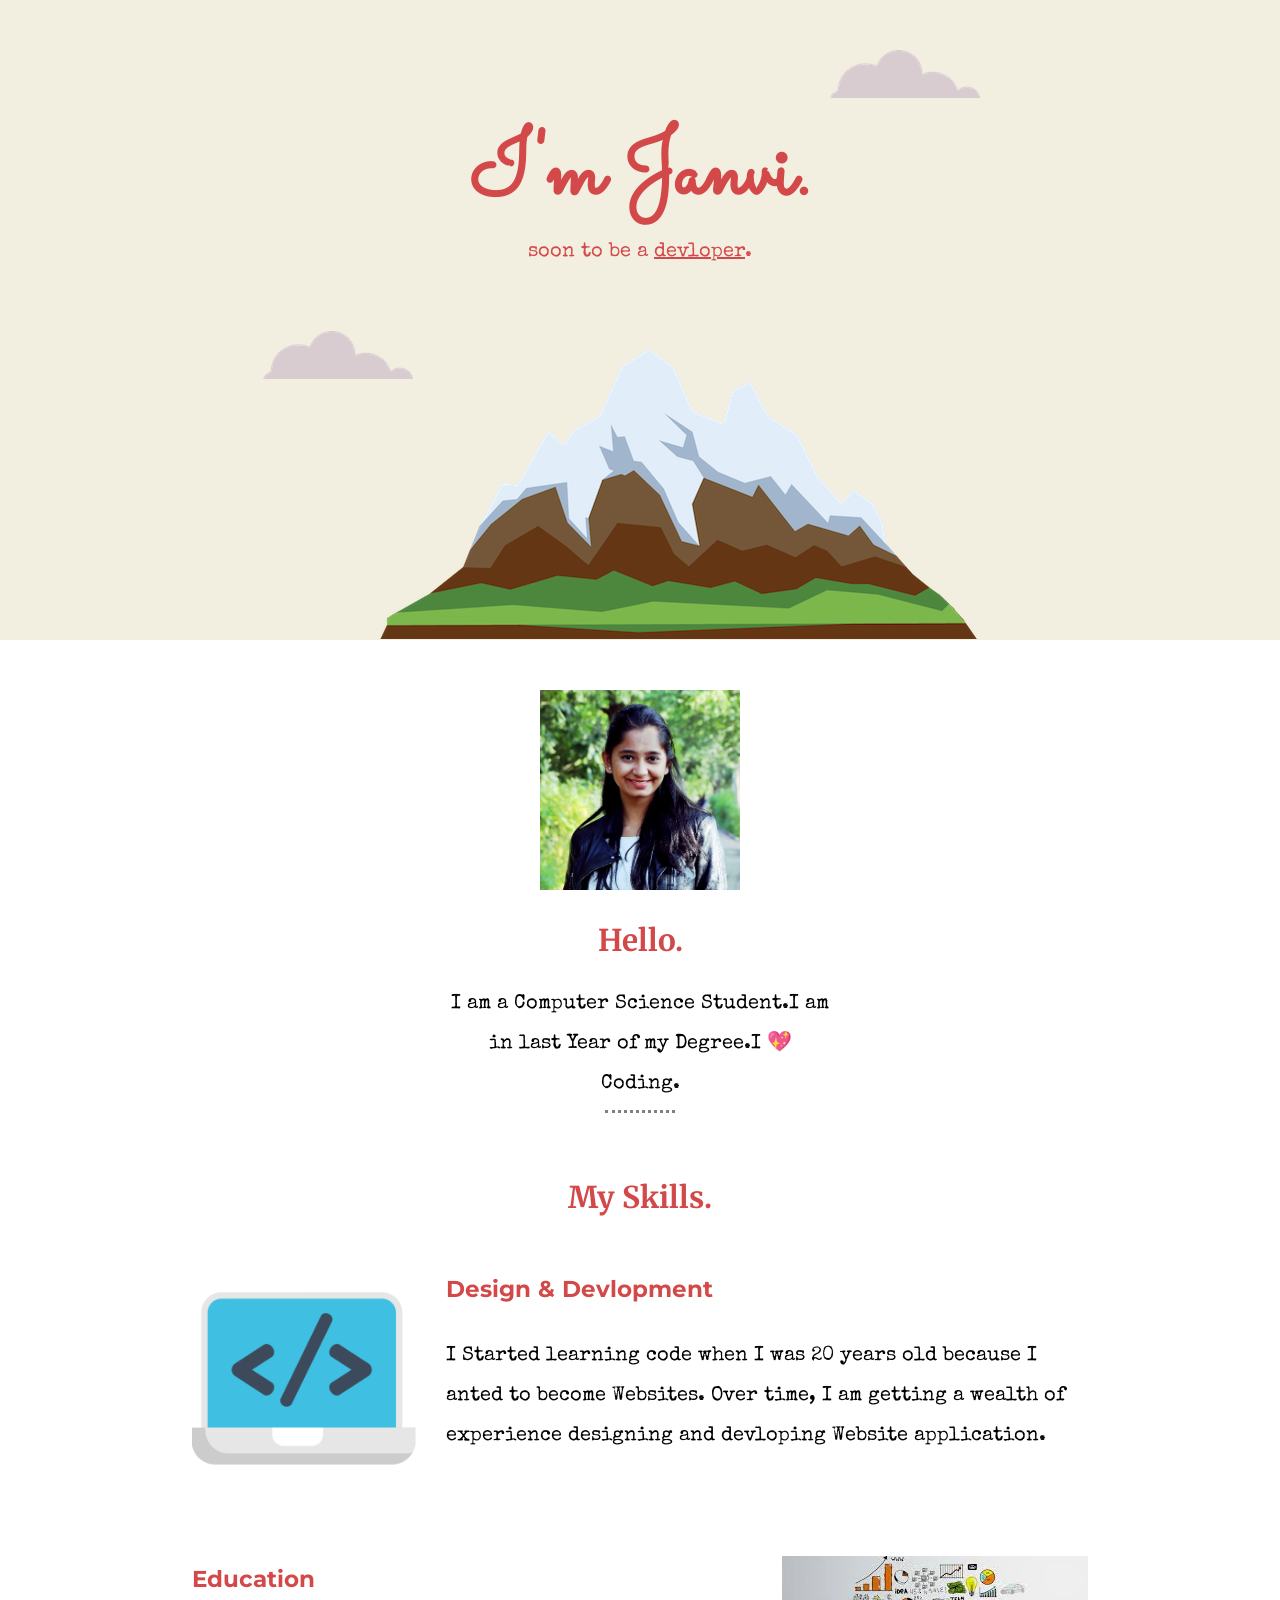
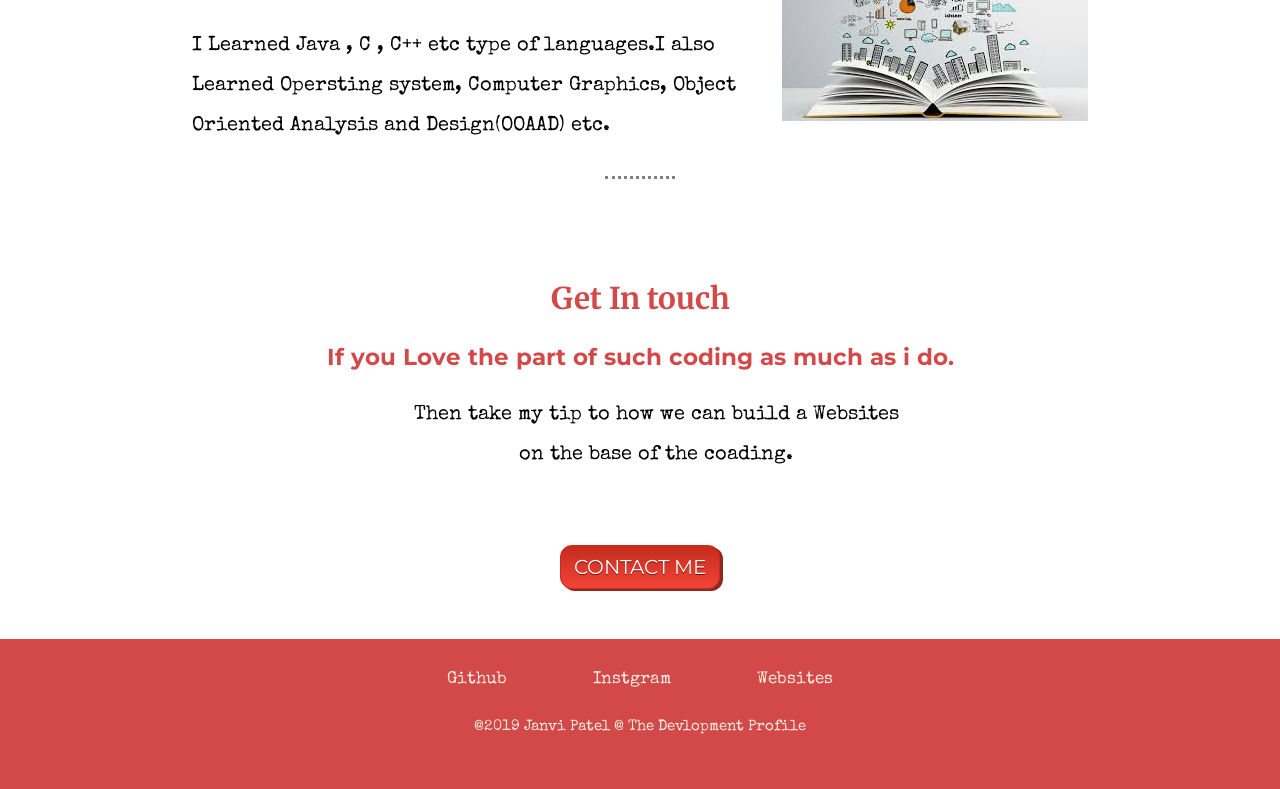
<file: index.html>
<!DOCTYPE html>
<html>
  <head>
    <meta charset="utf-8">
    <title>Janvi Patel</title>
    <link rel="stylesheet" href="css/styles.css">
    <link rel="icon" href="favicon.ico">
  <link href="https://fonts.googleapis.com/css?family=Kaushan+Script|Merriweather|Montserrat|Pacifico|Special+Elite|Alfa+Slab+One|Sacramento" rel="stylesheet">
  </script>
  </head>
  <body>
    <div class="top">
      <img  class="top-c" src="cloud.png" alt="cloud image">
      <h1>I'm Janvi.</h1>
      <p style="margin-top:0px;margin-bottom:0px; color:#d34848 ">soon to be a <span class="pro">devloper</span>.</p>
      <img class="bottom-c" src="cloud.png" alt="cloud image">
      <img class="mountain" src="mountain.png" alt="maountain image">
    </div>
    <div class="middle">
      <div class="profile">
        <img class="code-imge" src="456.jpg" alt="my image">
        <h2>Hello.</h2>
        <p class="int">I am  a Computer Science Student.I am in last Year of my Degree.I 💖 Coding.</p>
      </div>
      <hr>
      <div class="Skills">
        <h2 styles="margin-bottom:20px;">My Skills.</h2>
        <div class="skill-row" style="margin-top:50px;">
          <img class="code-img" src="coding.png" >
          <h3>Design & Devlopment</h3>
          <p class="para">I Started learning code when I was 20 years old because I anted to become Websites.
            Over time, I am getting a wealth of experience designing and devloping Website application.</p>
        </div>
        <div class="skill-row">
          <img src="education.jpg" style="float:right;" >
          <h3>Education</h3>
          <p class="paragraph">I Learned Java , C , C++ etc type of languages.I also Learned Opersting system, Computer Graphics, Object Oriented Analysis and Design(OOAAD) etc. </p>
        </div>
      </div>
   <hr style="margin-bottom:0px; margin-top:70px;">
    <div class="Contact-me">
      <h2>Get In touch</h2>
      <h3>If you Love the part of such coding as much as i do.</h3>
      <p class="Contact">Then take my tip to how we can build a Websites on the base of the coading.</p>
      <a  class="myButton" href="contact.html">CONTACT ME</a>
    </div>
    <div class="bottom">
      <a class="footer-link" href="#">Github</a>
      <a class="footer-link" href="#">Instgram</a>
      <a class="footer-link" href="#">Websites</a>
      <p class="lastpara">
        @2019 Janvi Patel @ The Devlopment Profile
      </p>
    </div>

  </body>
</html>
</file>
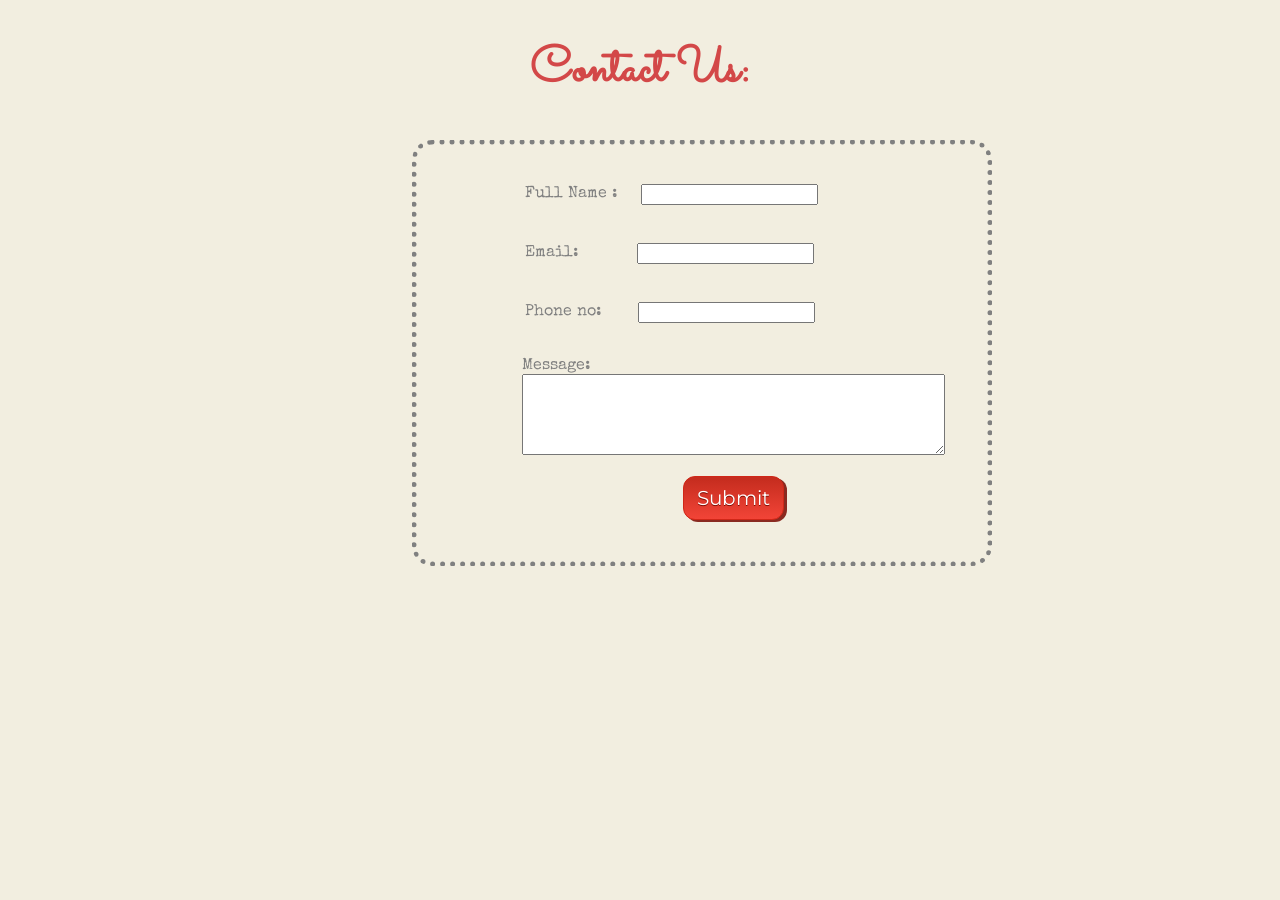
<file: contact.html>
<!DOCTYPE html>
<html>
<head>
<title> Contact details</title>
<link rel="icon" href="favicon.ico">
<link href="https://fonts.googleapis.com/css?family=Kaushan+Script|Merriweather|Montserrat|Pacifico|Special+Elite|Alfa+Slab+One|Sacramento" rel="stylesheet">
<style>
label{
float:left;
}
body{
  margin:0;
  padding:0;
  background-color: #f2eee0;
}
h1{
  font-family: 'Sacramento', cursive;
  text-align: center;
  font-size: 50px;
  color:#d34848;
}
fieldset{
  position: relative;
  left: 32%;
border: dotted;
border-width: thick;
color: grey;
border-radius: 20px;
}
div.contact{
  padding:30px;
  font-family: 'Special Elite', cursive;
}
.myButton {
	-moz-box-shadow: 3px 2px 0px 0px #8a2a21;
	-webkit-box-shadow: 3px 2px 0px 0px #8a2a21;
	box-shadow: 3px 2px 0px 0px #8a2a21;
	background:-webkit-gradient(linear, left top, left bottom, color-stop(0.05, #c62d1f), color-stop(1, #f24437));
	background:-moz-linear-gradient(top, #c62d1f 5%, #f24437 100%);
	background:-webkit-linear-gradient(top, #c62d1f 5%, #f24437 100%);
	background:-o-linear-gradient(top, #c62d1f 5%, #f24437 100%);
	background:-ms-linear-gradient(top, #c62d1f 5%, #f24437 100%);
	background:linear-gradient(to bottom, #c62d1f 5%, #f24437 100%);
	filter:progid:DXImageTransform.Microsoft.gradient(startColorstr='#c62d1f', endColorstr='#f24437',GradientType=0);
	background-color:#c62d1f;
	-moz-border-radius:12px;
	-webkit-border-radius:12px;
	border-radius:12px;
	border:1px solid #d02718;
	display:inline-block;
	cursor:pointer;
	color:#ffffff;
	font-family: 'Montserrat', sans-serif;
	font-size:20px;
	padding:9px 13px;
	text-decoration:none;
	text-shadow:0px 1px 0px #810e05;
}
.myButton:hover {
	background:-webkit-gradient(linear, left top, left bottom, color-stop(0.05, #f24437), color-stop(1, #c62d1f));
	background:-moz-linear-gradient(top, #f24437 5%, #c62d1f 100%);
	background:-webkit-linear-gradient(top, #f24437 5%, #c62d1f 100%);
	background:-o-linear-gradient(top, #f24437 5%, #c62d1f 100%);
	background:-ms-linear-gradient(top, #f24437 5%, #c62d1f 100%);
	background:linear-gradient(to bottom, #f24437 5%, #c62d1f 100%);
	filter:progid:DXImageTransform.Microsoft.gradient(startColorstr='#f24437', endColorstr='#c62d1f',GradientType=0);
	background-color:#f24437;
}
.myButton:active {
	position:relative;
	top:1px;
}
</style>
</head>
<body>
<h1> Contact Us:</h1>
<fieldset style= "height:400px;width:400px;padding-left: 75px;text-align:center" class="fieldset">
<div class="contact">
  <div class="Full">
  <table >
    <tr>
      <td>Full Name :</td>
      <td style="padding-right: 20px;padding-left: 20px;"><input type="text" name="name" palceholder="Enter Full Name"></td>
    </tr>
  </table>
</div>
<br><br>
<div class="Email">
  <table>
    <tr>
      <td>Email:</td>
      <td style="padding-right: 20px;padding-left: 55px;"><input type="text" name="name" palceholder="Enter Email id">
    </tr>
  </table>
</div>
<br><br>
<div class="num">
  <table>
    <tr>
      <td>Phone no:</td>
      <td style="padding-right: 20px;padding-left: 33px;"><input type="tel" name="name" palceholder="Enter phone no"></td>
    </tr>
  </table>
</div>
<br><br>
<div class="Message">
  <label>Message:</label>
  <textarea type="message" rows="5" cols="50"></textarea>
</div>
<br>
<div class="Submit">
  <a  class="myButton" href="#">Submit</a>
</div>
</div>
</fieldset>
</body>
</html>
</file>
<file: css/styles.css>
body{
   margin:0;
  text-align: center;
  font-family: 'Special Elite', cursive;
  font-size: 20px;
}
h1{
  font-size:90px;
  margin-top:40;
  margin-bottom: 0px;
  font-family: 'Sacramento', cursive;
  color:#d34848;
}
h2{
  color:#d34848;
  font-family: 'Merriweather', serif;
}
h3{
  color:#d34848;
  font-family: 'Montserrat', sans-serif;
}
div.profile{
  width:auto;
}
.skill-row{
  width: 70%;
  margin: auto;
  text-align: left;
  line-height: 2;
}
.code-imge
{
  margin-top: 50px;
  height:200px;
  width: 200px;
}
.code-img{
  width:25%;
  float:left;
  margin-right: 30px;
}
div.skills{
  margin-top: 55px;
}
.top{
  background-color: #f2eee0;
  padding: 50px;
  height:540px;
  width: auto;
}
div.profile{
  width:auto;
  height:500px;
}
hr{
    border: dotted;
    border-bottom: none;
    width: 5%;
    color: grey;
    position: relative;
    bottom: 40px;
}
.Contact{
  width: 40%;
  margin-left: 400px;
  line-height: 2;
}

.myButton {
	-moz-box-shadow: 3px 2px 0px 0px #8a2a21;
	-webkit-box-shadow: 3px 2px 0px 0px #8a2a21;
	box-shadow: 3px 2px 0px 0px #8a2a21;
	background:-webkit-gradient(linear, left top, left bottom, color-stop(0.05, #c62d1f), color-stop(1, #f24437));
	background:-moz-linear-gradient(top, #c62d1f 5%, #f24437 100%);
	background:-webkit-linear-gradient(top, #c62d1f 5%, #f24437 100%);
	background:-o-linear-gradient(top, #c62d1f 5%, #f24437 100%);
	background:-ms-linear-gradient(top, #c62d1f 5%, #f24437 100%);
	background:linear-gradient(to bottom, #c62d1f 5%, #f24437 100%);
	filter:progid:DXImageTransform.Microsoft.gradient(startColorstr='#c62d1f', endColorstr='#f24437',GradientType=0);
	background-color:#c62d1f;
	-moz-border-radius:12px;
	-webkit-border-radius:12px;
	border-radius:12px;
	border:1px solid #d02718;
	display:inline-block;
	cursor:pointer;
	color:#ffffff;
	font-family: 'Montserrat', sans-serif;
	font-size:20px;
	padding:9px 13px;
	text-decoration:none;
	text-shadow:0px 1px 0px #810e05;
}
.myButton:hover {
	background:-webkit-gradient(linear, left top, left bottom, color-stop(0.05, #f24437), color-stop(1, #c62d1f));
	background:-moz-linear-gradient(top, #f24437 5%, #c62d1f 100%);
	background:-webkit-linear-gradient(top, #f24437 5%, #c62d1f 100%);
	background:-o-linear-gradient(top, #f24437 5%, #c62d1f 100%);
	background:-ms-linear-gradient(top, #f24437 5%, #c62d1f 100%);
	background:linear-gradient(to bottom, #f24437 5%, #c62d1f 100%);
	filter:progid:DXImageTransform.Microsoft.gradient(startColorstr='#f24437', endColorstr='#c62d1f',GradientType=0);
	background-color:black;
}
.myButton:active {
	position:relative;
	top:1px;
}

.int{
  width:30%;
  margin:auto;
  line-height: 2;
}
p{
  inline-height:2;
}
div.skill-row{
  margin-top: 100px;
}
.pro{
  text-decoration: underline;
}
.bottom-c{
  position: relative;
  bottom: 240px;
}
.top-c{
  position: absolute;
  right: 300px;
  top: 50px;
}
.mountain{
  position:relative;
  right:40px;
  top:20px;
}
.bottom{
  background-color:#d34848;
  margin-top: 60px;
}
div.Contact-me{
  margin-top: 60px;
}
a{
  position: relative;
  top: 30px;
  color: #f2eee0;
  text-decoration: none;
  margin: 20px 40px;
  font-size: 17px;
}
a.footer-link{

}
a:hover{
  color: black;
}
div.bottom{
  height:150px;
  width: auto;
}
p.lastpara{
  position: relative;
  margin-top: 60px;
  color: #f2eee0;
  font-size:15px;
}
</file>
